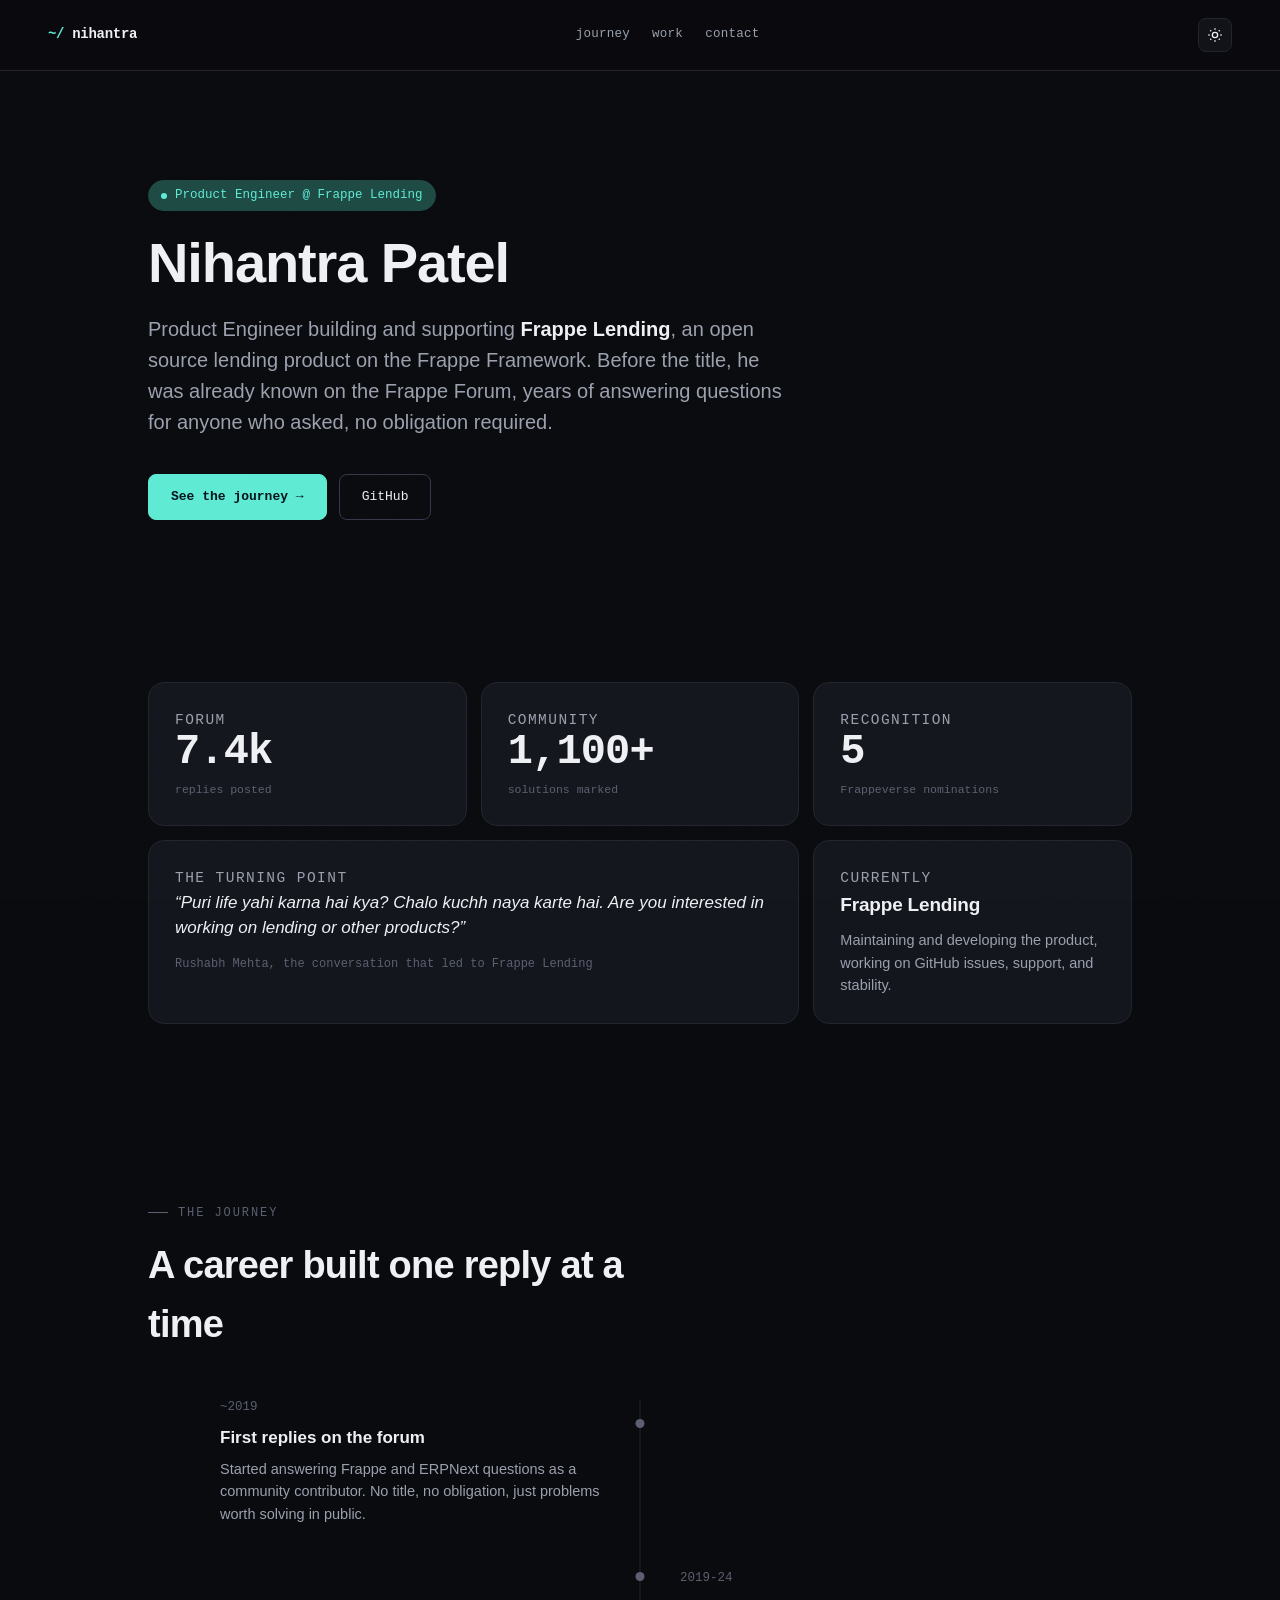
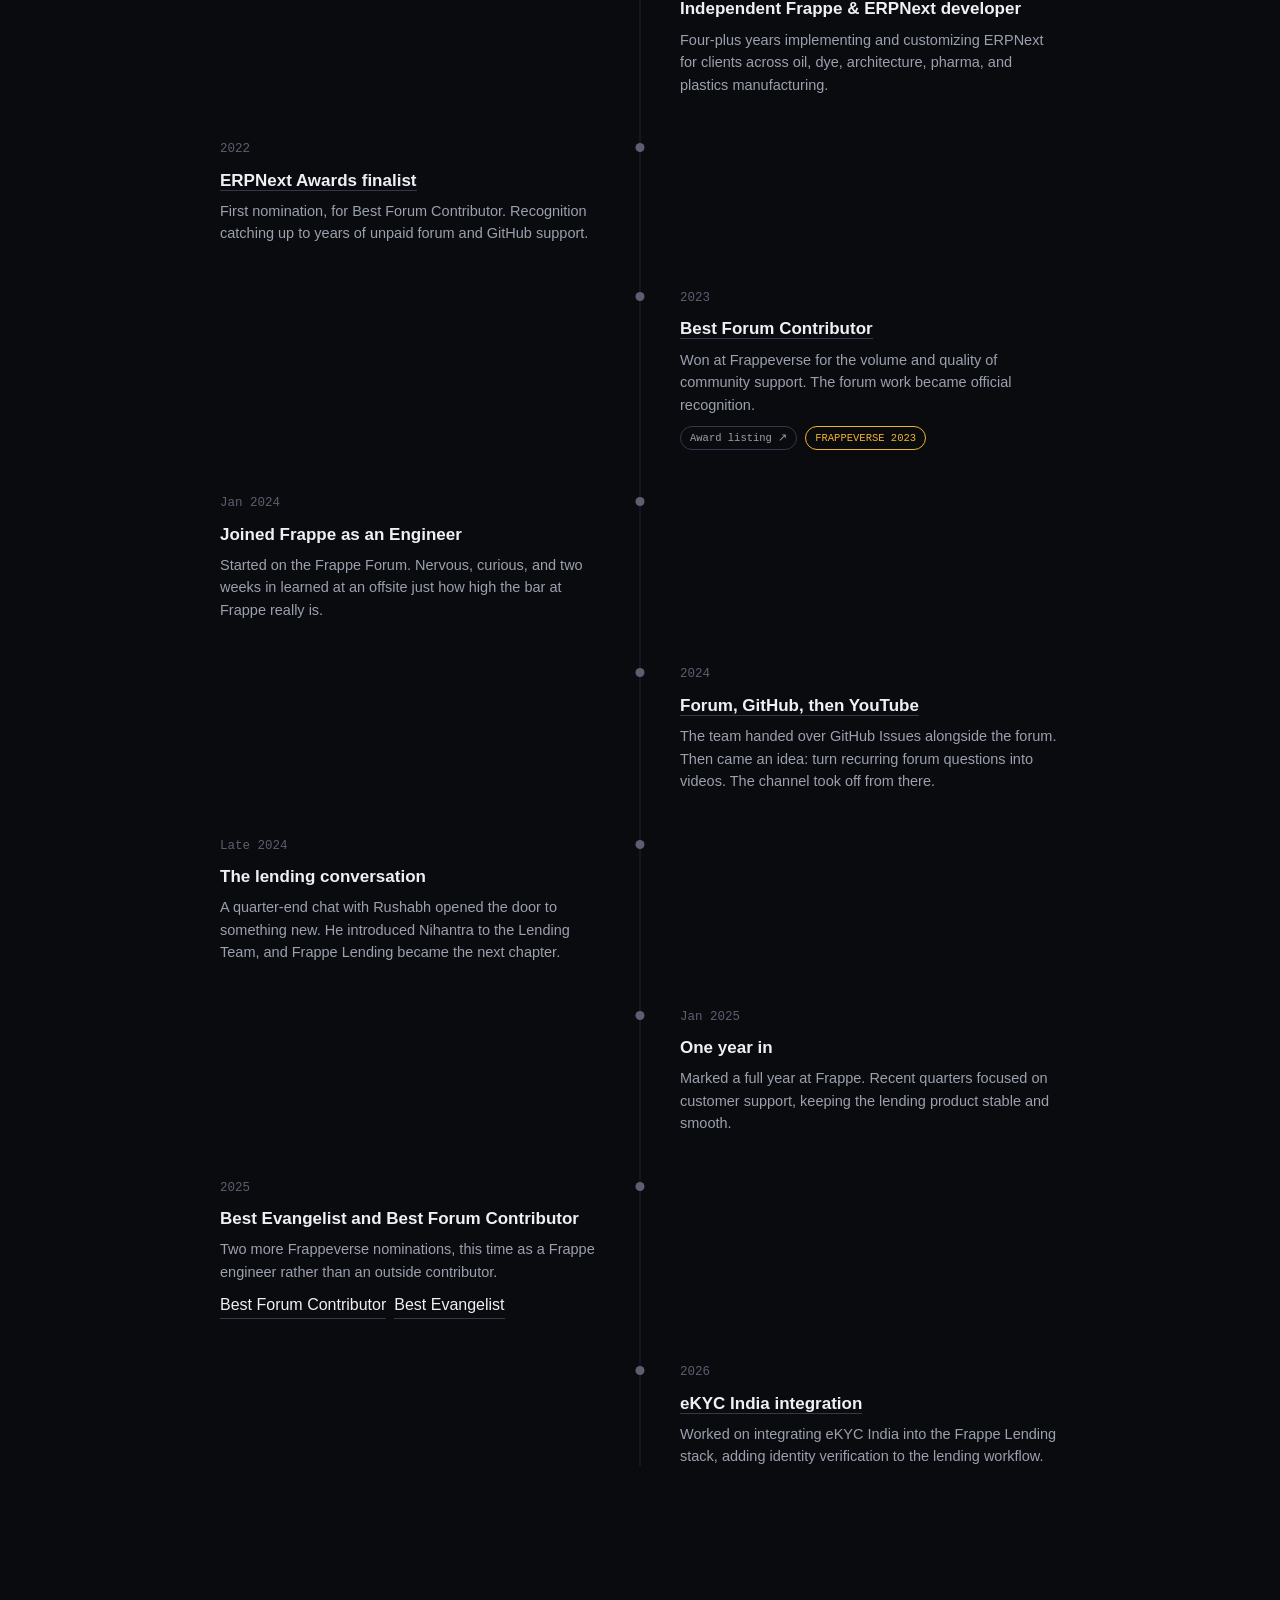
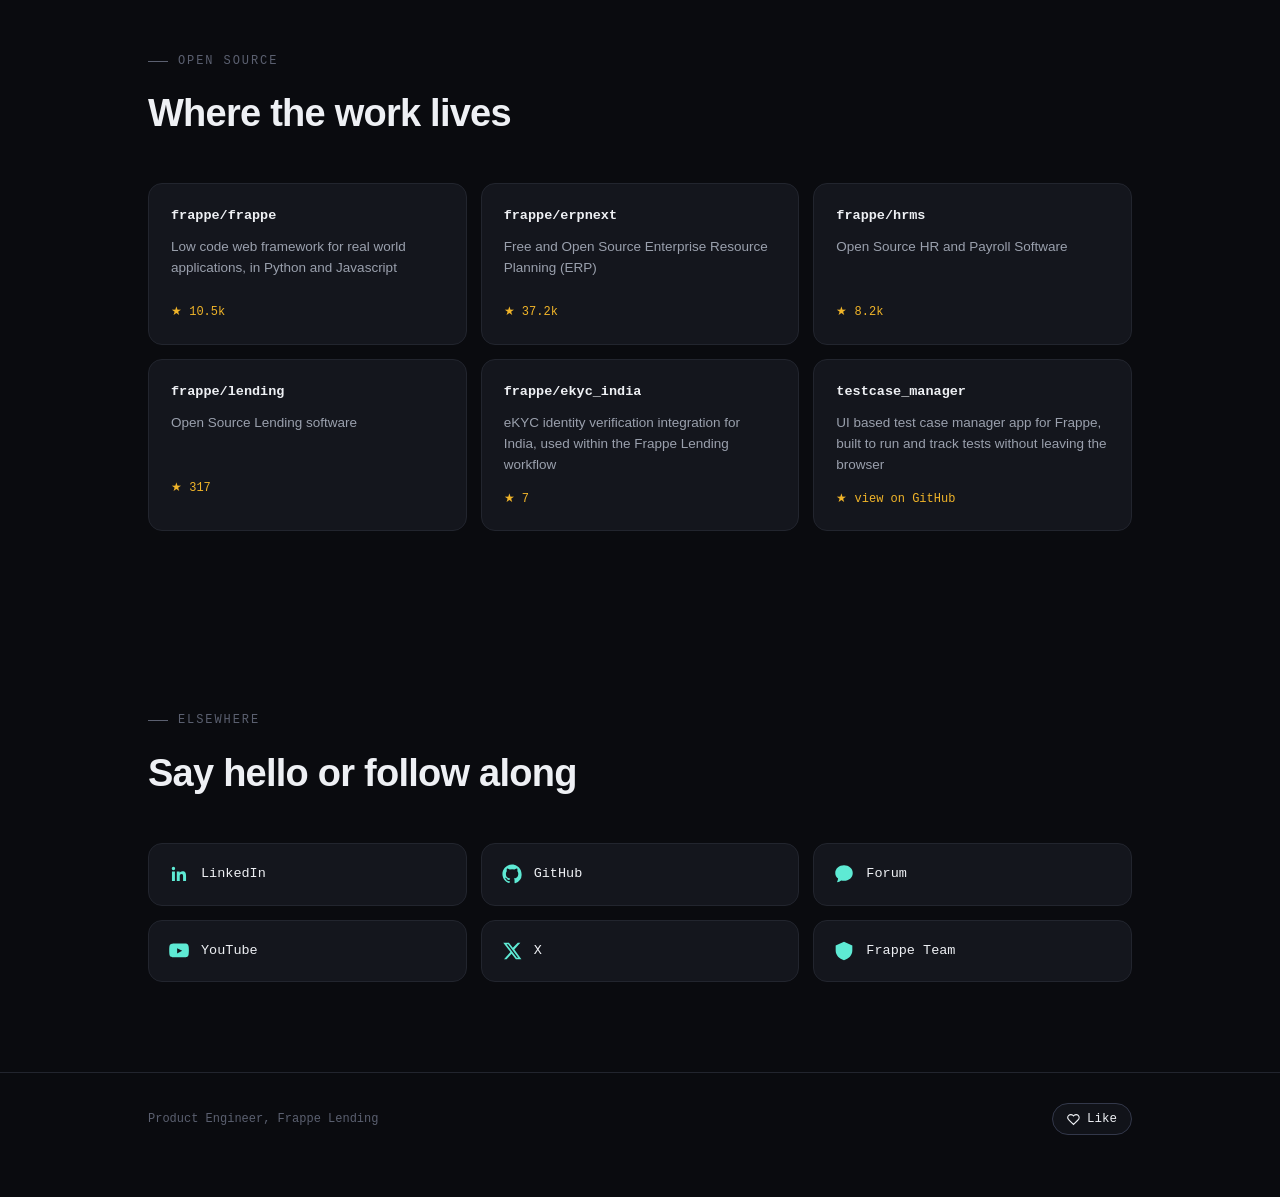
<file: index.html>
<!DOCTYPE html><html lang="en"><head>
<meta charset="utf-8">
<meta name="viewport" content="width=device-width, initial-scale=1">
<title>Nihantra Patel, Product Engineer at Frappe Lending</title>
<meta name="description" content="Nihantra Patel is a Product Engineer at Frappe Lending, an open source lending product on the Frappe Framework. Former top contributor on the Frappe Forum.">
<meta name="author" content="Nihantra Patel">
<link rel="canonical" href="https://nihantra-patel.github.io/">
<meta property="og:type" content="website">
<meta property="og:title" content="Nihantra Patel, Product Engineer at Frappe Lending">
<meta property="og:description" content="Product Engineer at Frappe Lending. Former top contributor on the Frappe Forum.">
<meta property="og:url" content="https://nihantra-patel.github.io/">
<meta name="twitter:card" content="summary">
<meta name="twitter:title" content="Nihantra Patel, Product Engineer at Frappe Lending">
<meta name="twitter:description" content="Product Engineer at Frappe Lending. Former top contributor on the Frappe Forum.">
<link rel="icon" type="image/svg+xml" href="favicon.svg">
<script type="application/ld+json">
{"@context":"https://schema.org","@type":"Person","name":"Nihantra Patel","jobTitle":"Product Engineer, Frappe Lending","worksFor":{"@type":"Organization","name":"Frappe Technologies Private Limited"},"url":"https://nihantra-patel.github.io/","sameAs":["https://github.com/Nihantra-Patel","https://discuss.frappe.io/u/ncp/summary","https://www.youtube.com/@ERPNextWithNihantra","https://www.linkedin.com/in/nihantra-patel","https://x.com/nihantra"]}
</script>
<link rel="stylesheet" href="style.css">
</head><body>

<div id="grain" aria-hidden="true"></div>

<nav class="nav">
<div class="nav-brand"><span class="prompt">~/</span>nihantra</div>
<div class="nav-links">
<a href="#journey">journey</a>
<a href="#work">work</a>
<a href="#contact">contact</a>
</div>
<button class="theme-toggle" id="theme-toggle" type="button" aria-label="Toggle theme">
<svg viewBox="0 0 24 24" fill="none" stroke="currentColor" stroke-width="2"><circle cx="12" cy="12" r="4"/><path d="M12 2v2M12 20v2M4.9 4.9l1.4 1.4M17.7 17.7l1.4 1.4M2 12h2M20 12h2M4.9 19.1l1.4-1.4M17.7 6.3l1.4-1.4"/></svg>
</button>
</nav>

<div class="wrap">

<section class="hero">
<p class="hero-tag"><span class="pulse"></span> Product Engineer @ Frappe Lending</p>
<h1><span class="line">Nihantra Patel</span></h1>
<p class="hero-sub">Product Engineer building and supporting <strong>Frappe Lending</strong>, an open source lending product on the Frappe Framework. Before the title, he was already known on the Frappe Forum, years of answering questions for anyone who asked, no obligation required.</p>
<div class="hero-cta">
<a class="btn primary" data-magnet href="#journey">See the journey &rarr;</a>
<a class="btn ghost" data-magnet href="https://github.com/Nihantra-Patel" target="_blank" rel="noopener">GitHub</a>
</div>
</section>

<section class="section reveal">
<div class="bento">
<div class="bento-card span-2">
<p class="bento-label">Forum</p>
<span class="bento-stat">7.4k</span>
<span class="bento-stat-label">replies posted</span>
</div>
<div class="bento-card span-2">
<p class="bento-label">Community</p>
<span class="bento-stat">1,100+</span>
<span class="bento-stat-label">solutions marked</span>
</div>
<div class="bento-card span-2">
<p class="bento-label">Recognition</p>
<span class="bento-stat">5</span>
<span class="bento-stat-label">Frappeverse nominations</span>
</div>
<div class="bento-card span-4 quote-card">
<p class="bento-label">The turning point</p>
<blockquote>&ldquo;Puri life yahi karna hai kya? Chalo kuchh naya karte hai. Are you interested in working on lending or other products?&rdquo;</blockquote>
<cite>Rushabh Mehta, the conversation that led to Frappe Lending</cite>
</div>
<div class="bento-card span-2">
<p class="bento-label">Currently</p>
<h3>Frappe Lending</h3>
<p>Maintaining and developing the product, working on GitHub issues, support, and stability.</p>
</div>
</div>
</section>

<section class="section reveal" id="journey">
<p class="section-label">The journey</p>
<h2>A career built one reply at a time</h2>
<div class="timeline">
<div class="tl-row"><div class="tl-side"><span class="tl-year">~2019</span><div class="tl-content"><h3>First replies on the forum</h3><p>Started answering Frappe and ERPNext questions as a community contributor. No title, no obligation, just problems worth solving in public.</p></div></div></div>
<div class="tl-row right"><div class="tl-side"><span class="tl-year">2019-24</span><div class="tl-content"><h3>Independent Frappe &amp; ERPNext developer</h3><p>Four-plus years implementing and customizing ERPNext for clients across oil, dye, architecture, pharma, and plastics manufacturing.</p></div></div></div>
<div class="tl-row"><div class="tl-side"><span class="tl-year">2022</span><div class="tl-content"><h3><a class="tl-link" href="https://discuss.frappe.io/t/vote-for-winners-of-the-2022-erpnext-awards/94560#p-337993-best-forum-contributor-in-the-memory-of-john-clarke-2" target="_blank" rel="noopener">ERPNext Awards finalist</a></h3><p>First nomination, for Best Forum Contributor. Recognition catching up to years of unpaid forum and GitHub support.</p></div></div></div>
<div class="tl-row right"><div class="tl-side"><span class="tl-year">2023</span><div class="tl-content"><h3><a class="tl-link" href="https://discuss.frappe.io/t/vote-for-your-favourite-contributors-for-the-2023-conference/108675#p-372995-best-forum-contributor-4" target="_blank" rel="noopener">Best Forum Contributor</a></h3><p>Won at Frappeverse for the volume and quality of community support. The forum work became official recognition.</p><div class="tl-tags"><a class="tag" href="https://events.frappe.io/awards#:~:text=Best%20Framework%20Contributor-,Nihantra%20Patel,-Best%20Forum%20Contributor" target="_blank" rel="noopener">Award listing &#8599;</a><span class="tag gold">FRAPPEVERSE 2023</span></div></div></div></div>
<div class="tl-row"><div class="tl-side"><span class="tl-year">Jan 2024</span><div class="tl-content"><h3>Joined Frappe as an Engineer</h3><p>Started on the Frappe Forum. Nervous, curious, and two weeks in learned at an offsite just how high the bar at Frappe really is.</p></div></div></div>
<div class="tl-row right"><div class="tl-side"><span class="tl-year">2024</span><div class="tl-content"><h3><a class="tl-link" href="https://www.youtube.com/@ERPNextWithNihantra" target="_blank" rel="noopener">Forum, GitHub, then YouTube</a></h3><p>The team handed over GitHub Issues alongside the forum. Then came an idea: turn recurring forum questions into videos. The channel took off from there.</p></div></div></div>
<div class="tl-row"><div class="tl-side"><span class="tl-year">Late 2024</span><div class="tl-content"><h3>The lending conversation</h3><p>A quarter-end chat with Rushabh opened the door to something new. He introduced Nihantra to the Lending Team, and Frappe Lending became the next chapter.</p></div></div></div>
<div class="tl-row right"><div class="tl-side"><span class="tl-year">Jan 2025</span><div class="tl-content"><h3>One year in</h3><p>Marked a full year at Frappe. Recent quarters focused on customer support, keeping the lending product stable and smooth.</p></div></div></div>
<div class="tl-row"><div class="tl-side"><span class="tl-year">2025</span><div class="tl-content"><h3>Best Evangelist and Best Forum Contributor</h3><p>Two more Frappeverse nominations, this time as a Frappe engineer rather than an outside contributor.</p><div class="tl-tags"><a class="tl-link" href="https://discuss.frappe.io/t/vote-for-your-favourite-contributors-frappeverse-india-2025/151286#p-476626-best-forum-contributor-3" target="_blank" rel="noopener">Best Forum Contributor</a><a class="tl-link" href="https://discuss.frappe.io/t/vote-for-your-favourite-contributors-frappeverse-india-2025/151286#p-476626-best-evangelist-4" target="_blank" rel="noopener">Best Evangelist</a></div></div></div></div>
<div class="tl-row right"><div class="tl-side"><span class="tl-year">2026</span><div class="tl-content"><h3><a class="tl-link" href="https://github.com/frappe/ekyc_india" target="_blank" rel="noopener">eKYC India integration</a></h3><p>Worked on integrating eKYC India into the Frappe Lending stack, adding identity verification to the lending workflow.</p></div></div></div>
</div>
</section>

<section class="section reveal" id="work">
<p class="section-label">Open source</p>
<h2>Where the work lives</h2>
<div class="repo-grid">
<a class="repo-card" href="https://github.com/frappe/frappe" target="_blank" rel="noopener"><span class="repo-name">frappe/frappe</span><p class="repo-desc">Low code web framework for real world applications, in Python and Javascript</p><span class="repo-stars">&#9733; 10.5k</span></a>
<a class="repo-card" href="https://github.com/frappe/erpnext" target="_blank" rel="noopener"><span class="repo-name">frappe/erpnext</span><p class="repo-desc">Free and Open Source Enterprise Resource Planning (ERP)</p><span class="repo-stars">&#9733; 37.2k</span></a>
<a class="repo-card" href="https://github.com/frappe/hrms" target="_blank" rel="noopener"><span class="repo-name">frappe/hrms</span><p class="repo-desc">Open Source HR and Payroll Software</p><span class="repo-stars">&#9733; 8.2k</span></a>
<a class="repo-card" href="https://github.com/frappe/lending" target="_blank" rel="noopener"><span class="repo-name">frappe/lending</span><p class="repo-desc">Open Source Lending software</p><span class="repo-stars">&#9733; 317</span></a>
<a class="repo-card" href="https://github.com/frappe/ekyc_india" target="_blank" rel="noopener"><span class="repo-name">frappe/ekyc_india</span><p class="repo-desc">eKYC identity verification integration for India, used within the Frappe Lending workflow</p><span class="repo-stars">&#9733; 7</span></a>
<a class="repo-card" href="https://github.com/Nihantra-Patel/testcase_manager" target="_blank" rel="noopener"><span class="repo-name">testcase_manager</span><p class="repo-desc">UI based test case manager app for Frappe, built to run and track tests without leaving the browser</p><span class="repo-stars">&#9733; view on GitHub</span></a>
</div>
</section>

<section class="section reveal" id="contact">
<p class="section-label">Elsewhere</p>
<h2>Say hello or follow along</h2>
<div class="contact-grid">
<a class="contact-card" href="https://www.linkedin.com/in/nihantra-patel" target="_blank" rel="noopener"><svg viewBox="0 0 24 24" fill="currentColor"><path d="M20.45 20.45h-3.55v-5.57c0-1.33-.03-3.03-1.85-3.03-1.85 0-2.14 1.45-2.14 2.94v5.66H9.36V9h3.41v1.56h.05c.48-.9 1.64-1.85 3.37-1.85 3.6 0 4.27 2.37 4.27 5.45v6.29zM5.34 7.43a2.06 2.06 0 1 1 0-4.12 2.06 2.06 0 0 1 0 4.12zM7.12 20.45H3.56V9h3.56v11.45z"/></svg><span>LinkedIn</span></a>
<a class="contact-card" href="https://github.com/Nihantra-Patel" target="_blank" rel="noopener"><svg viewBox="0 0 24 24" fill="currentColor"><path d="M12 .5C5.65.5.5 5.65.5 12c0 5.08 3.29 9.39 7.86 10.91.57.1.78-.25.78-.55v-1.95c-3.2.7-3.87-1.36-3.87-1.36-.53-1.34-1.29-1.7-1.29-1.7-1.05-.72.08-.7.08-.7 1.17.08 1.78 1.2 1.78 1.2 1.03 1.77 2.7 1.26 3.36.96.1-.75.4-1.26.73-1.55-2.56-.29-5.25-1.28-5.25-5.7 0-1.26.45-2.28 1.2-3.09-.12-.29-.52-1.46.11-3.05 0 0 .97-.31 3.2 1.18a11.1 11.1 0 0 1 5.82 0c2.22-1.49 3.19-1.18 3.19-1.18.63 1.59.23 2.76.12 3.05.75.81 1.2 1.83 1.2 3.09 0 4.43-2.7 5.4-5.27 5.69.42.36.78 1.07.78 2.16v3.2c0 .3.2.66.79.55A10.51 10.51 0 0 0 23.5 12C23.5 5.65 18.35.5 12 .5z"/></svg><span>GitHub</span></a>
<a class="contact-card" href="https://discuss.frappe.io/u/ncp/summary" target="_blank" rel="noopener"><svg viewBox="0 0 24 24" fill="currentColor"><path d="M12 1.5C6.2 1.5 1.5 5.6 1.5 10.7c0 2.68 1.3 5.1 3.42 6.8-.13 1.4-.58 2.98-1.4 4.5 1.98-.3 3.83-1.2 5.2-2.2 1 .25 2.1.4 3.28.4 5.8 0 10.5-4.1 10.5-9.5S17.8 1.5 12 1.5z"/></svg><span>Forum</span></a>
<a class="contact-card" href="https://www.youtube.com/@ERPNextWithNihantra" target="_blank" rel="noopener"><svg viewBox="0 0 24 24" fill="currentColor"><path d="M23.5 6.5s-.23-1.64-.94-2.36c-.9-.94-1.9-.95-2.36-1C17 3 12 3 12 3h-.01s-5 0-8.19.15c-.46.05-1.46.06-2.36 1C.73 4.86.5 6.5.5 6.5S.25 8.42.25 10.35v1.79c0 1.93.25 3.85.25 3.85s.23 1.64.94 2.36c.9.94 2.08.9 2.6 1.01 1.9.18 8.06.15 8.06.15s5 0 8.19-.15c.46-.06 1.46-.07 2.36-1.01.71-.72.94-2.36.94-2.36s.25-1.92.25-3.85v-1.79c0-1.93-.25-3.85-.25-3.85zM9.75 14.85v-6.3l6.1 3.16-6.1 3.14z"/></svg><span>YouTube</span></a>
<a class="contact-card" href="https://x.com/nihantra" target="_blank" rel="noopener"><svg viewBox="0 0 24 24" fill="currentColor"><path d="M18.9 2H22l-7.19 8.2L23.3 22h-6.63l-5.2-6.8L5.5 22H2.4l7.7-8.78L1.5 2h6.8l4.7 6.2L18.9 2zm-1.16 18h1.74L7.35 3.9H5.5L17.74 20z"/></svg><span>X</span></a>
<a class="contact-card" href="https://frappe.io/about/nihantra-patel" target="_blank" rel="noopener"><svg viewBox="0 0 24 24" fill="currentColor"><path d="M12 1L2 5.5v6C2 17 6.4 21.9 12 23c5.6-1.1 10-6 10-11.5v-6L12 1zM7 11.5l3 3 7-7-1.4-1.42L10 11.68 8.4 10.1 7 11.5z"/></svg><span>Frappe Team</span></a>
</div>
</section>

</div>

<footer class="colophon"><div class="wrap" style="display:flex;justify-content:space-between;align-items:center;flex-wrap:wrap;gap:12px;width:100%">
<span>Product Engineer, Frappe Lending</span>
<span class="footer-right">
<span id="visit-line"><span id="visit-count">-</span> visits</span>
<button class="like-btn" id="like-btn" type="button" aria-pressed="false">
<svg viewBox="0 0 24 24" fill="none" stroke="currentColor" stroke-width="2"><path d="M20.8 4.6a5.5 5.5 0 0 0-7.8 0L12 5.6l-1-1a5.5 5.5 0 0 0-7.8 7.8l1 1L12 21l7.8-7.6 1-1a5.5 5.5 0 0 0 0-7.8z"/></svg>
<span id="like-count">Like</span>
</button>
</span>
</div></footer>

<script src="script.js"></script>
</body></html>
</file>
<file: style.css>
:root{
  --bg:#0a0b0f;
  --bg-raised:#111319;
  --bg-card:#14161d;
  --border:#22252e;
  --border-hi:#33384a;
  --text:#eef0f4;
  --text-dim:#9aa0ad;
  --text-faint:#5b6070;
  --accent:#5eead4;
  --accent-dim:#1e4a44;
  --accent-2:#c084fc;
  --warn:#f0b429;
  --mono:"JetBrains Mono","SF Mono",ui-monospace,Menlo,Consolas,monospace;
  --sans:"Inter",-apple-system,BlinkMacSystemFont,"Segoe UI",sans-serif;
}
:root[data-theme="light"]{
  --bg:#f7f7f5;
  --bg-raised:#ffffff;
  --bg-card:#ffffff;
  --border:#e2e2df;
  --border-hi:#c9c9c4;
  --text:#101114;
  --text-dim:#54575f;
  --text-faint:#8a8d94;
  --accent:#0f9d8e;
  --accent-dim:#d4f2ee;
  --accent-2:#8b3fd6;
}
*{box-sizing:border-box}
html{scroll-behavior:smooth}
body{
  margin:0;background:var(--bg);color:var(--text);
  font-family:var(--sans);line-height:1.55;
  -webkit-font-smoothing:antialiased;
  overflow-x:hidden;
}
::selection{background:var(--accent);color:#04121a}
a{color:inherit}
.mono{font-family:var(--mono)}

#grain{
  position:fixed;inset:0;pointer-events:none;z-index:2;opacity:.035;mix-blend-mode:overlay;
  background-image:url("data:image/svg+xml,%3Csvg xmlns='http://www.w3.org/2000/svg' width='120' height='120'%3E%3Cfilter id='n'%3E%3CfeTurbulence type='fractalNoise' baseFrequency='0.9' numOctaves='2' stitchTiles='stitch'/%3E%3C/filter%3E%3Crect width='100%25' height='100%25' filter='url(%23n)'/%3E%3C/svg%3E");
}

.nav{
  position:fixed;top:0;left:0;right:0;z-index:40;
  display:flex;align-items:center;justify-content:space-between;
  padding:18px clamp(20px,4vw,48px);
  backdrop-filter:blur(10px);
  background:color-mix(in srgb, var(--bg) 70%, transparent);
  border-bottom:1px solid var(--border);
}
.nav-brand{font-family:var(--mono);font-size:14px;font-weight:600;letter-spacing:-.02em;display:flex;align-items:center;gap:8px}
.nav-brand .prompt{color:var(--accent)}
.nav-links{display:flex;align-items:center;gap:22px}
.nav-links a{
  font-family:var(--mono);font-size:12.5px;color:var(--text-dim);text-decoration:none;
  letter-spacing:.02em;transition:color .2s ease;
}
.nav-links a:hover{color:var(--text)}
.theme-toggle{
  width:34px;height:34px;border-radius:8px;border:1px solid var(--border);
  background:var(--bg-raised);color:var(--text);cursor:pointer;
  display:flex;align-items:center;justify-content:center;transition:border-color .2s ease,transform .2s ease;
}
.theme-toggle:hover{border-color:var(--accent);transform:translateY(-1px)}
.theme-toggle svg{width:16px;height:16px}

.wrap{max-width:1080px;margin:0 auto;padding:0 clamp(20px,4vw,48px)}

.hero{padding:clamp(120px,20vh,180px) 0 clamp(60px,8vh,90px);position:relative}
.hero-tag{
  font-family:var(--mono);font-size:12.5px;color:var(--accent);
  display:inline-flex;align-items:center;gap:8px;margin:0 0 22px;
  border:1px solid var(--accent-dim);background:var(--accent-dim);
  padding:5px 12px;border-radius:100px;
}
.hero-tag .pulse{width:6px;height:6px;border-radius:50%;background:var(--accent);box-shadow:0 0 0 0 var(--accent);animation:pulse 2s infinite}
@keyframes pulse{
  0%{box-shadow:0 0 0 0 rgba(94,234,212,.5)}
  70%{box-shadow:0 0 0 8px rgba(94,234,212,0)}
  100%{box-shadow:0 0 0 0 rgba(94,234,212,0)}
}
.hero h1{
  font-family:var(--sans);font-weight:700;
  font-size:clamp(34px,6vw,56px);line-height:1.08;letter-spacing:-.02em;
  margin:0 0 20px;
}
.hero h1 .line{display:block;overflow:hidden}
.hero h1 .char{
  display:inline-block;opacity:0;transform:translateY(60%);
  transition:opacity .5s ease,transform .5s cubic-bezier(.16,1,.3,1);
}
.hero h1 .char.in{opacity:1;transform:translateY(0)}
@media (prefers-reduced-motion:reduce){
  .hero h1 .char{opacity:1;transform:none;transition:none}
}
.hero-sub{
  font-size:clamp(16px,2.2vw,20px);color:var(--text-dim);max-width:58ch;margin:0 0 36px;
}
.hero-sub strong{color:var(--text);font-weight:600}
.hero-cta{display:flex;gap:12px;flex-wrap:wrap}
.btn{
  font-family:var(--mono);font-size:13px;padding:12px 22px;border-radius:8px;
  text-decoration:none;display:inline-flex;align-items:center;gap:8px;
  transition:transform .2s ease,border-color .2s ease,background .2s ease;
  border:1px solid var(--border-hi);
}
.btn.primary{background:var(--accent);color:#04121a;border-color:var(--accent);font-weight:600}
.btn.primary:hover{transform:translateY(-2px);box-shadow:0 8px 24px -8px var(--accent)}
.btn.ghost{background:transparent;color:var(--text)}
.btn.ghost:hover{border-color:var(--accent);color:var(--accent);transform:translateY(-2px)}

.section{padding:clamp(70px,10vh,110px) 0}
.section-label{
  font-family:var(--mono);font-size:12px;color:var(--text-faint);
  text-transform:uppercase;letter-spacing:.16em;margin:0 0 14px;
  display:flex;align-items:center;gap:10px;
}
.section-label::before{content:"";width:20px;height:1px;background:var(--text-faint)}
.section h2{
  font-size:clamp(26px,4vw,38px);font-weight:700;letter-spacing:-.02em;margin:0 0 40px;max-width:26ch;
}

.reveal{opacity:0;transform:translateY(24px);transition:opacity .7s cubic-bezier(.16,1,.3,1),transform .7s cubic-bezier(.16,1,.3,1)}
.reveal.in{opacity:1;transform:translateY(0)}
@media (prefers-reduced-motion:reduce){.reveal{opacity:1;transform:none;transition:none}}

.bento{
  display:grid;grid-template-columns:repeat(6,1fr);gap:14px;
}
.bento-card{
  background:var(--bg-card);border:1px solid var(--border);border-radius:16px;
  padding:26px;position:relative;overflow:hidden;
  transition:border-color .25s ease,transform .25s ease;
}
.bento-card:hover{border-color:var(--border-hi);transform:translateY(-3px)}
.bento-card.span-4{grid-column:span 4}
.bento-card.span-2{grid-column:span 2}
.bento-card.span-3{grid-column:span 3}
.bento-card.span-6{grid-column:span 6}
.bento-label{
  font-family:var(--mono);font-size:11px;text-transform:uppercase;letter-spacing:.1em;
  color:var(--text-faint);margin:0 0 12px;
}
.bento-card h3{font-size:19px;margin:0 0 10px;font-weight:600;letter-spacing:-.01em}
.bento-card p{margin:0;color:var(--text-dim);font-size:14.5px}
.bento-stat{
  font-family:var(--mono);font-weight:700;font-size:clamp(30px,4vw,42px);
  color:var(--text);line-height:1;letter-spacing:-.02em;
}
.bento-stat-label{font-family:var(--mono);font-size:11.5px;color:var(--text-faint);margin-top:8px;display:block}
.quote-card blockquote{margin:0;font-size:17px;line-height:1.5;font-style:italic;color:var(--text)}
.quote-card cite{font-family:var(--mono);font-size:12px;color:var(--text-faint);font-style:normal;display:block;margin-top:14px}

.timeline{position:relative}
.timeline::before{
  content:"";position:absolute;left:50%;top:6px;bottom:6px;width:1px;
  background:var(--border);transform:translateX(-50%);
}
.tl-row{
  position:relative;width:100%;display:grid;
  grid-template-columns:1fr 1fr;align-items:start;
  padding:22px 0;
}
.tl-row:first-child{padding-top:4px}
.tl-row:last-child{padding-bottom:4px}
.tl-row::before{
  content:"";position:absolute;left:50%;top:22px;
  width:9px;height:9px;border-radius:50%;background:var(--text-faint);
  transform:translate(-50%,3px);z-index:1;
}
.tl-side{width:100%;max-width:420px;text-align:left}
.tl-row:not(.right){grid-template-columns:1fr 1fr}
.tl-row:not(.right) .tl-side{grid-column:1;justify-self:end;padding-right:40px}
.tl-row.right .tl-side{grid-column:2;justify-self:start;padding-left:40px}
.tl-year{
  font-family:var(--mono);font-size:12.5px;color:var(--text-faint);
  display:block;margin-bottom:8px;
}
.tl-content h3{font-size:17px;margin:0 0 6px;font-weight:600}
.tl-content p{margin:0;color:var(--text-dim);font-size:14.5px}
.tl-link{color:var(--text);text-decoration:none;border-bottom:1px solid var(--border-hi);transition:color .2s ease,border-color .2s ease}
.tl-link:hover{color:var(--accent);border-color:var(--accent)}
.tl-tags{display:flex;align-items:center;gap:8px;flex-wrap:wrap;margin-top:10px}
.tag{
  font-family:var(--mono);font-size:10.5px;padding:3px 9px;border-radius:100px;
  border:1px solid var(--border-hi);color:var(--text-dim);
  text-decoration:none;display:inline-block;
  transition:border-color .2s ease,color .2s ease;
}
a.tag:hover{border-color:var(--accent);color:var(--accent)}
.tag.gold{color:var(--warn);border-color:var(--warn)}

.repo-grid{display:grid;grid-template-columns:repeat(3,1fr);gap:14px}
.repo-card{
  background:var(--bg-card);border:1px solid var(--border);border-radius:14px;
  padding:22px;text-decoration:none;color:inherit;display:block;
  transition:border-color .25s ease,transform .25s ease;
}
.repo-card:hover{border-color:var(--accent);transform:translateY(-3px)}
.repo-name{font-family:var(--mono);font-size:13.5px;font-weight:700;margin:0 0 10px;display:block}
.repo-desc{margin:0;font-size:13.5px;color:var(--text-dim);min-height:52px}
.repo-stars{
  font-family:var(--mono);font-size:12px;color:var(--warn);margin-top:14px;
  display:flex;align-items:center;gap:5px;
}

.contact-grid{display:grid;grid-template-columns:repeat(6,1fr);gap:14px}
.contact-card{
  grid-column:span 2;background:var(--bg-card);border:1px solid var(--border);
  border-radius:14px;padding:20px;text-decoration:none;color:inherit;
  display:flex;align-items:center;gap:12px;
  transition:border-color .25s ease,transform .25s ease;
}
.contact-card:hover{border-color:var(--accent);transform:translateY(-2px)}
.contact-card svg{width:20px;height:20px;flex:0 0 auto;color:var(--accent)}
.contact-card span{font-family:var(--mono);font-size:13.5px}

footer.colophon{
  border-top:1px solid var(--border);padding:30px 0 60px;
  display:flex;justify-content:space-between;align-items:center;flex-wrap:wrap;gap:12px;
  font-family:var(--mono);font-size:12px;color:var(--text-faint);
}
.footer-right{display:flex;align-items:center;gap:16px}
.like-btn{
  font-family:var(--mono);font-size:12.5px;border:1px solid var(--border-hi);
  background:var(--bg-raised);color:var(--text);padding:8px 14px;border-radius:100px;
  display:inline-flex;align-items:center;gap:7px;cursor:pointer;
  transition:border-color .2s ease,color .2s ease,background .2s ease;
}
.like-btn:hover{border-color:var(--accent);color:var(--accent)}
.like-btn.liked{border-color:var(--accent);color:var(--accent);background:var(--accent-dim)}
.like-btn svg{width:13px;height:13px}

@media (max-width:900px){
  .bento-card.span-4,.bento-card.span-3,.bento-card.span-2{grid-column:span 6}
  .repo-grid{grid-template-columns:repeat(2,1fr)}
  .contact-card{grid-column:span 3}
}
@media (max-width:680px){
  .nav-links a:not(.icon-link){display:none}
  .timeline::before{left:8px;transform:none}
  .tl-row,.tl-row:not(.right){grid-template-columns:1fr;padding-left:30px}
  .tl-row::before{left:8px;transform:translateX(-50%)}
  .tl-side,.tl-row:not(.right) .tl-side,.tl-row.right .tl-side{
    grid-column:1;justify-self:start;width:100%;max-width:none;
    padding-left:0;padding-right:0;
  }
  .repo-grid{grid-template-columns:1fr}
  .contact-card{grid-column:span 6}
}
</file>
